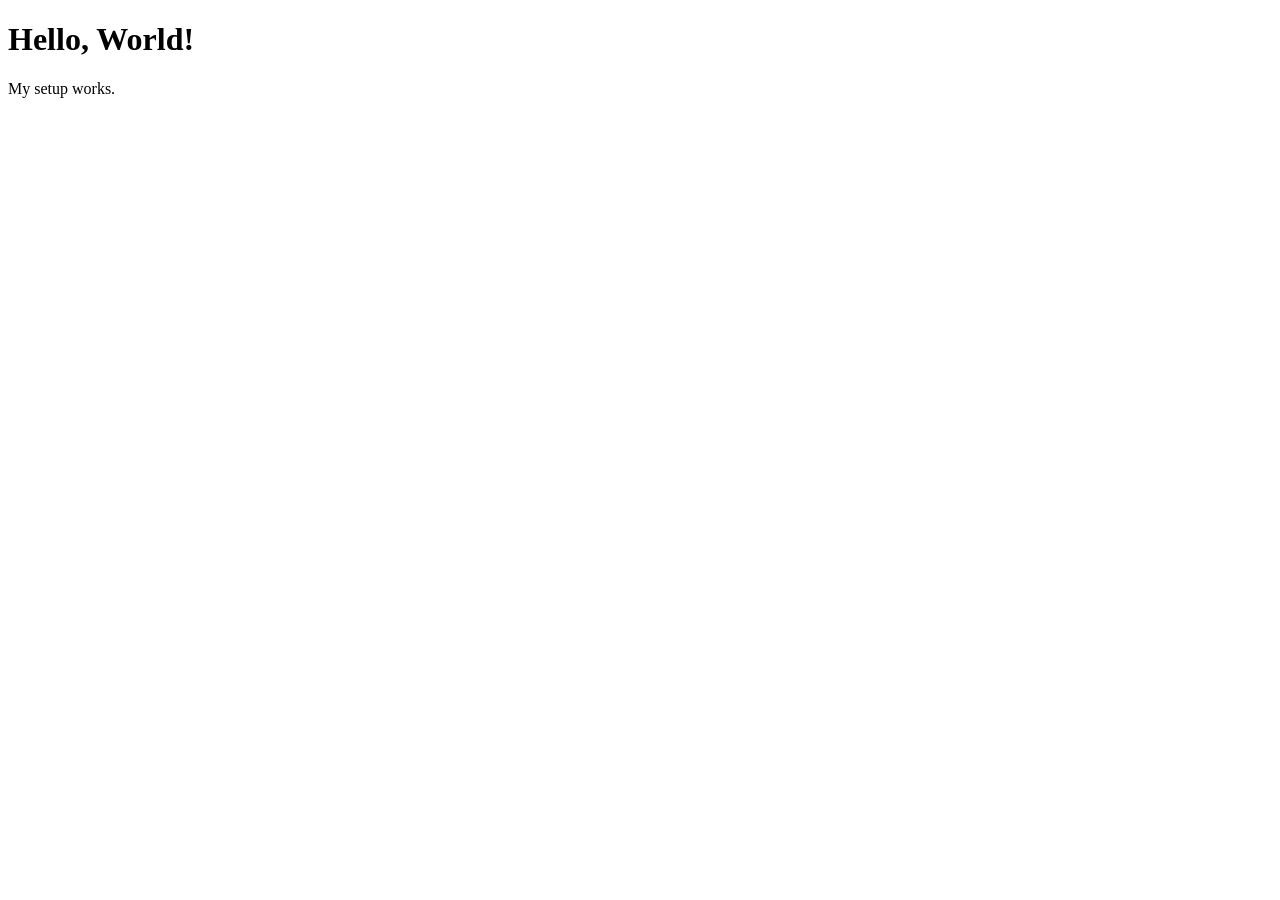
<file: practice/index.html>
<!DOCTYPE html>
<html lang="en">
      <head>
         <meta charset="UTF-8" />
      <title>Setup Test</title>
  </head>
  <body>
      <h1>Hello, World!</h1>
      <p>My setup works.</p>
  </body>
</html>
</file>
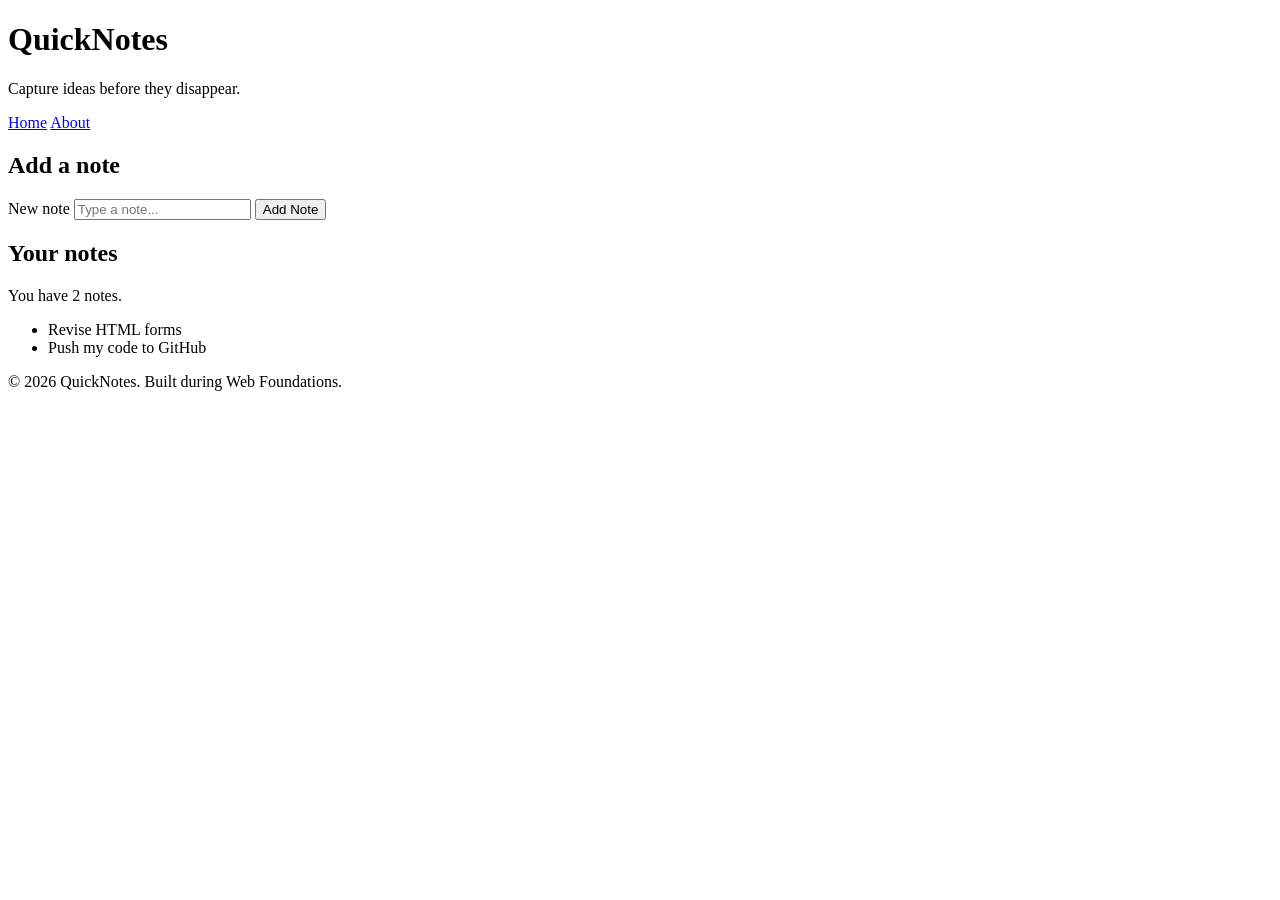
<file: practice/quicknotes-day 1/index.html>
<!DOCTYPE html>
<html lang="en">
  <head>
    <meta charset="UTF-8" />
    <meta name="viewport" content="width=device-width, initial-scale=1.0" />
    <title>QuickNotes</title>
  </head>

  <body>
    <header>
      <h1>QuickNotes</h1>
      <p>Capture ideas before they disappear.</p>

      <nav>
        <a href="index.html">Home</a>
        <a href="about.html">About</a>
      </nav>
    </header>

    <main>
      <section>
        <h2>Add a note</h2>

        <form id="note-form">
          <label for="note-input">New note</label>
          <input
            type="text"
            id="note-input"
            placeholder="Type a note..."
          />
          <button type="submit">Add Note</button>
        </form>
      </section>

      <section>
        <h2>Your notes</h2>

        <p id="note-count">You have 2 notes.</p>

        <ul id="notes-list">
          <li>Revise HTML forms</li>
          <li>Push my code to GitHub</li>
        </ul>
      </section>
    </main>

    <footer>
      <p>&copy; 2026 QuickNotes. Built during Web Foundations.</p>
    </footer>
  </body>
</html>
</file>
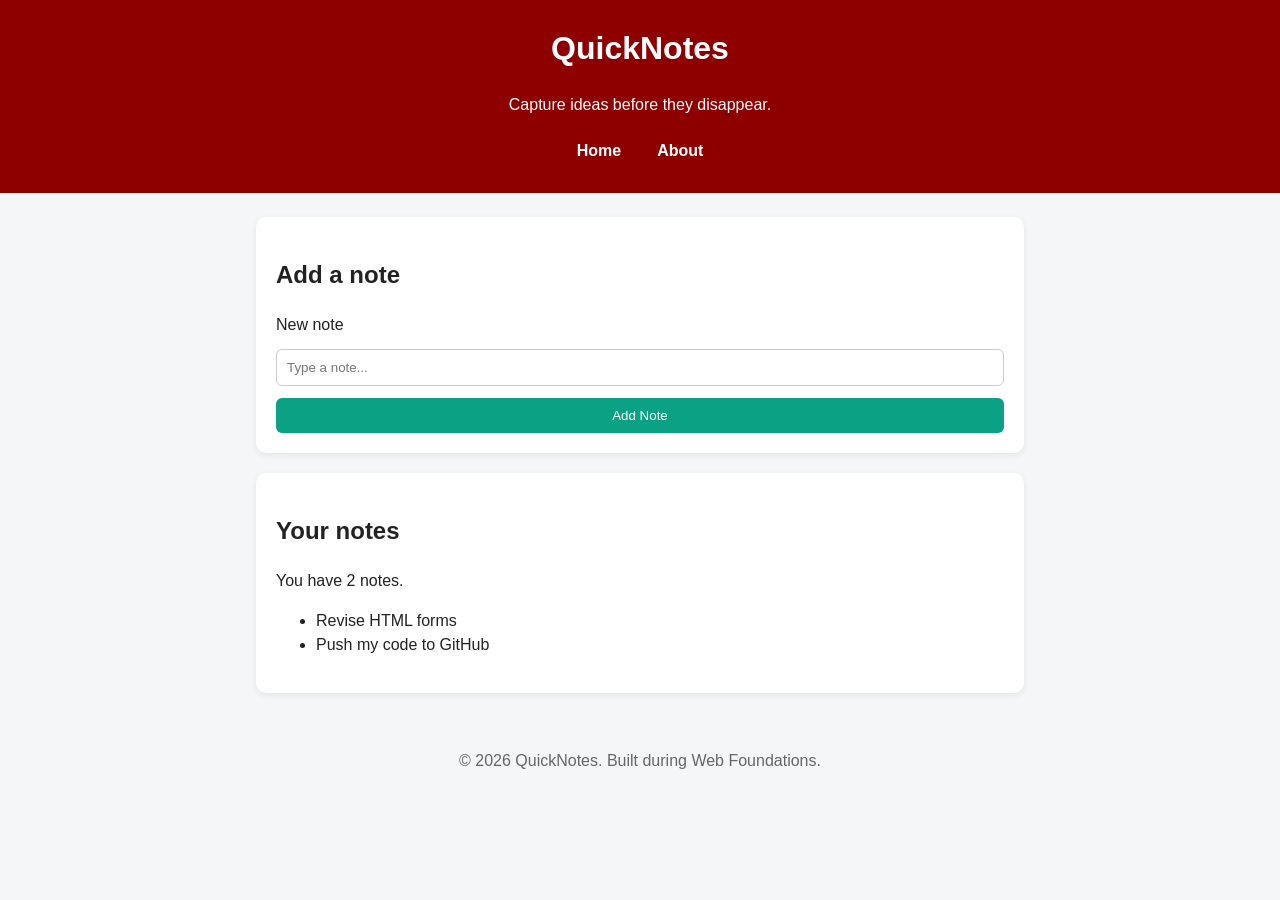
<file: web-foundations-days/day 2/index.html>
<!DOCTYPE html>
<html lang="en">
  <head>
    <meta charset="UTF-8" />
    <meta name="viewport" content="width=device-width, initial-scale=1.0" />
    <link rel="stylesheet" href="style.css">
    <title>QuickNotes</title>
  </head>

  <body>
    <header>
      <h1>QuickNotes</h1>
      <p>Capture ideas before they disappear.</p>

      <nav>
        <a href="index.html">Home</a>
        <a href="about.html">About</a>
      </nav>
    </header>

    <main>
      <section>
        <h2>Add a note</h2>

        <form id="note-form">
          <label for="note-input">New note</label>
          <input
            type="text"
            id="note-input"
            placeholder="Type a note..."
          />
          <button type="submit">Add Note</button>
        </form>
      </section>

      <section>
        <h2>Your notes</h2>

        <p id="note-count">You have 2 notes.</p>

        <ul id="notes-list">
          <li>Revise HTML forms</li>
          <li>Push my code to GitHub</li>
        </ul>
      </section>
    </main>

    <footer>
      <p>&copy; 2026 QuickNotes. Built during Web Foundations.</p>
    </footer>
  </body>
</html>
</file>
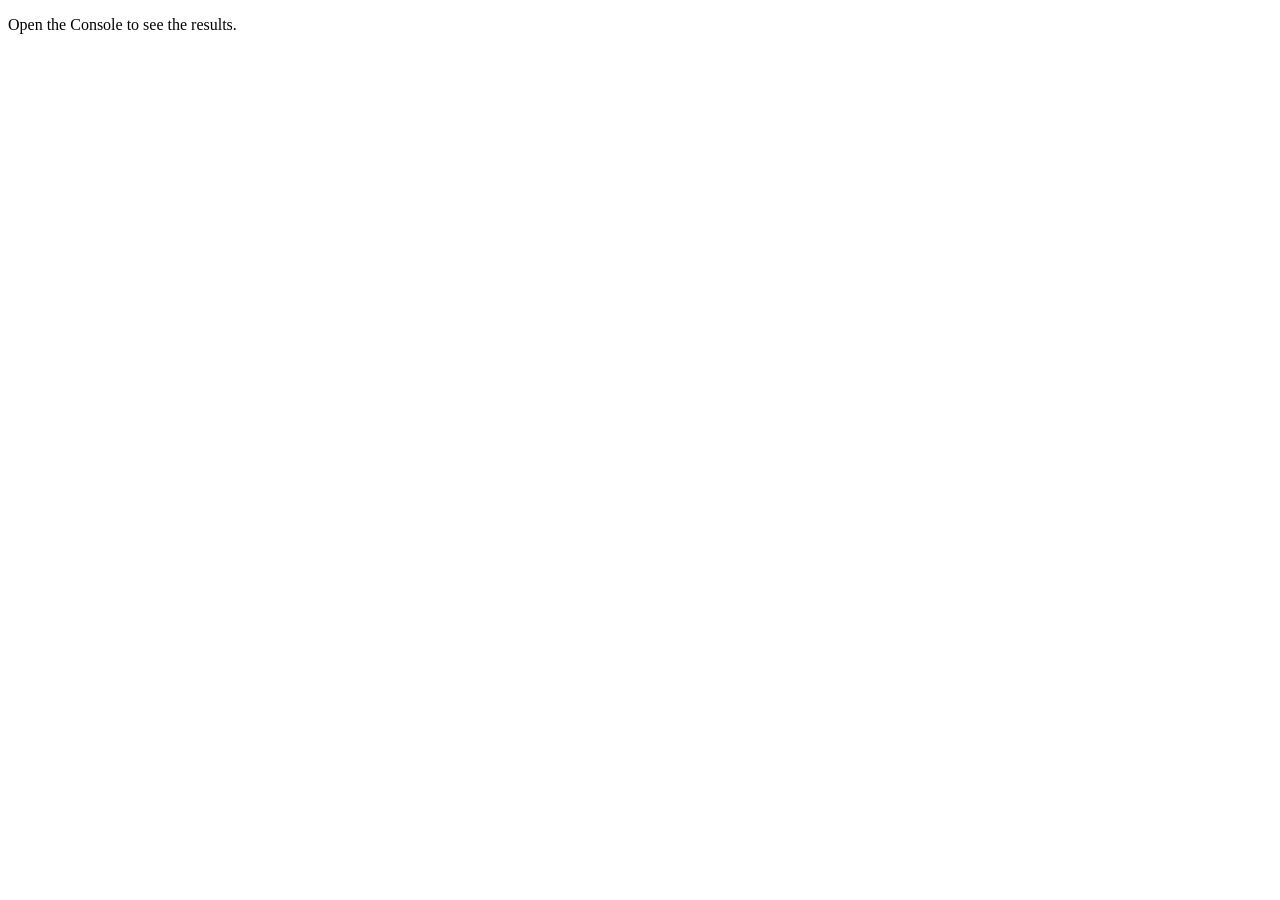
<file: web-foundations-days/day 3/index.html>
<!DOCTYPE html>
<html lang="en">
<head>
  <meta charset="UTF-8">
  <meta name="viewport" content="width=device-width, initial-scale=1.0">
  <title>Notes Toolkit</title>
  <script src="script.js" defer></script>
</head>

<body>
  <p>Open the Console to see the results.</p>
</body>
</html>
</file>
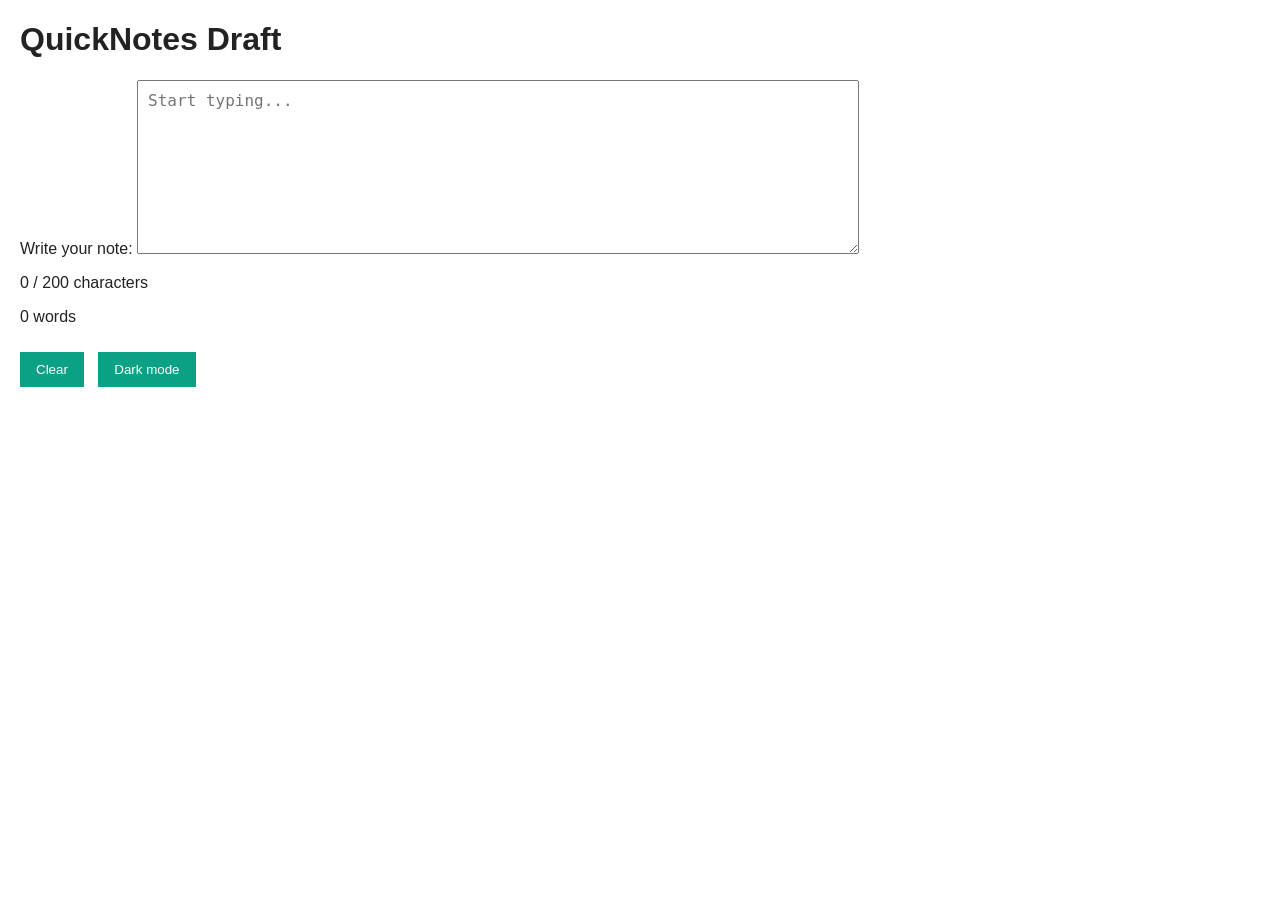
<file: web-foundations-days/day 4/index.html>
<!DOCTYPE html>
<html lang="en">
<head>
  <meta charset="UTF-8">
  <meta name="viewport" content="width=device-width, initial-scale=1.0">
  <title>QuickNotes Draft</title>
  <link rel="stylesheet" href="style.css">
  <script src="script.js" defer></script>
</head>

<body>

  <h1>QuickNotes Draft</h1>

  <label for="note-text">Write your note:</label>

  <textarea
    id="note-text"
    rows="8"
    cols="50"
    maxlength="200"
    placeholder="Start typing..."
  ></textarea>

  <p id="char-count">0 / 200 characters</p>

  <p id="word-count">0 words</p>

  <button id="clear-btn">Clear</button>

  <button id="theme-toggle">Dark mode</button>

</body>
</html>
</file>
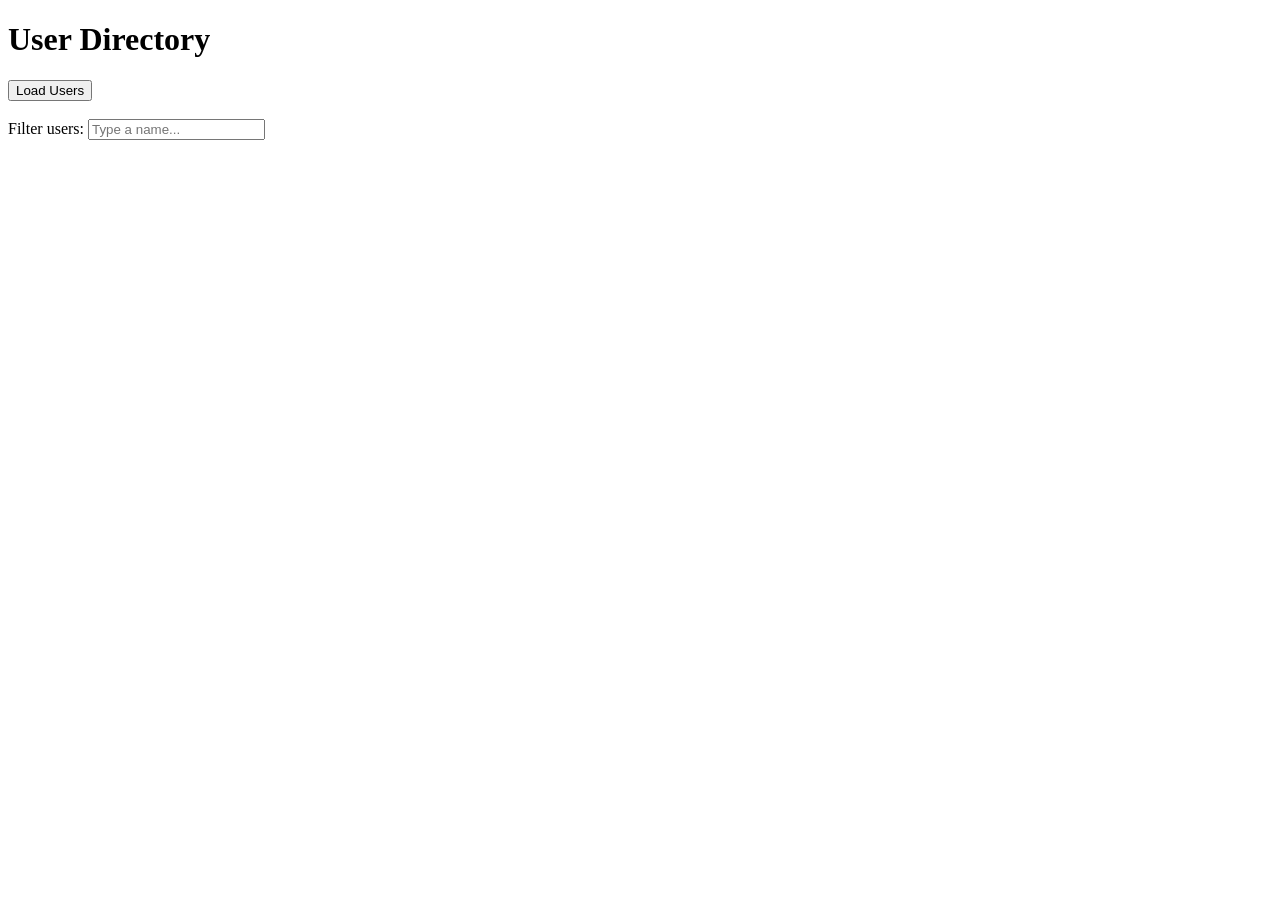
<file: web-foundations-days/day 5/index.html>
<!DOCTYPE html>
<html lang="en">
<head>
    <meta charset="UTF-8">
    <meta name="viewport" content="width=device-width, initial-scale=1.0">
    <title>User Directory</title>
    <script src="users.js" defer></script>
</head>

<body>

<h1>User Directory</h1>

<button id="load-users">Load Users</button>

<br><br>

<label for="filter-input">Filter users:</label>
<input
id="filter-input"
type="text"
placeholder="Type a name...">

<p id="status"></p>

<ul id="users-list"></ul>

</body>
</html>
</file>
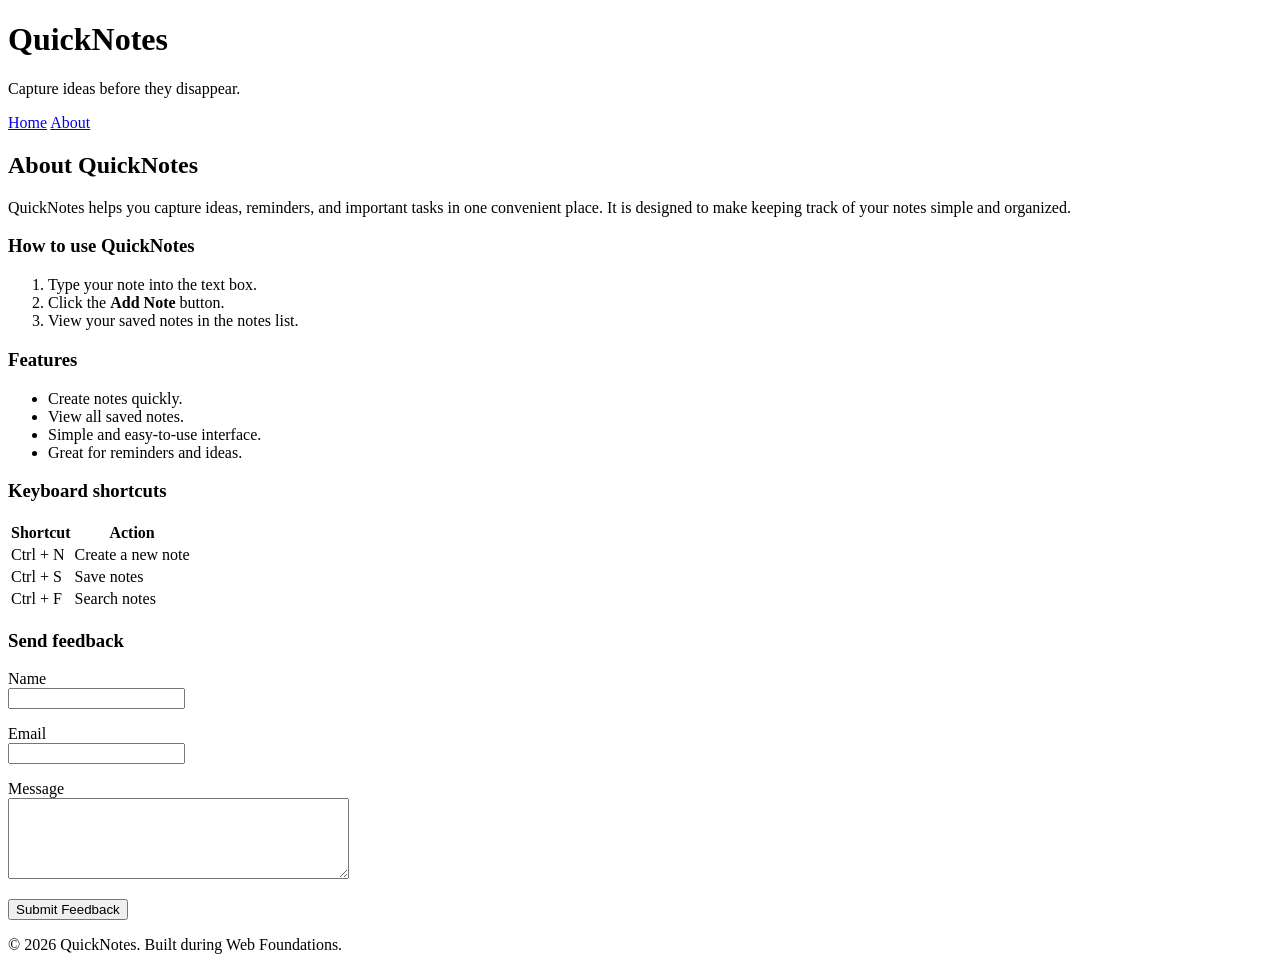
<file: web-foundations-days/day 1/about.html>
<!DOCTYPE html>
<html lang="en">
  <head>
    <meta charset="UTF-8" />
    <meta name="viewport" content="width=device-width, initial-scale=1.0" />
    <title>About QuickNotes</title>
  </head>

  <body>
    <header>
      <h1>QuickNotes</h1>
      <p>Capture ideas before they disappear.</p>

      <nav>
        <a href="index.html">Home</a>
        <a href="about.html">About</a>
      </nav>
    </header>

    <main>
      <h2>About QuickNotes</h2>

      <p>
        QuickNotes helps you capture ideas, reminders, and important tasks in
        one convenient place. It is designed to make keeping track of your notes
        simple and organized.
      </p>

      <section>
        <h3>How to use QuickNotes</h3>

        <ol>
          <li>Type your note into the text box.</li>
          <li>Click the <strong>Add Note</strong> button.</li>
          <li>View your saved notes in the notes list.</li>
        </ol>
      </section>

      <section>
        <h3>Features</h3>

        <ul>
          <li>Create notes quickly.</li>
          <li>View all saved notes.</li>
          <li>Simple and easy-to-use interface.</li>
          <li>Great for reminders and ideas.</li>
        </ul>
      </section>

      <section>
        <h3>Keyboard shortcuts</h3>

        <table>
          <thead>
            <tr>
              <th>Shortcut</th>
              <th>Action</th>
            </tr>
          </thead>

          <tbody>
            <tr>
              <td>Ctrl + N</td>
              <td>Create a new note</td>
            </tr>

            <tr>
              <td>Ctrl + S</td>
              <td>Save notes</td>
            </tr>

            <tr>
              <td>Ctrl + F</td>
              <td>Search notes</td>
            </tr>
          </tbody>
        </table>
      </section>

      <section>
        <h3>Send feedback</h3>

        <form action="#" method="post">
          <p>
            <label for="name">Name</label><br />
            <input type="text" id="name" name="name" required />
          </p>

          <p>
            <label for="email">Email</label><br />
            <input type="email" id="email" name="email" required />
          </p>

          <p>
            <label for="message">Message</label><br />
            <textarea
              id="message"
              name="message"
              rows="5"
              cols="40"
              required
            ></textarea>
          </p>

          <button type="submit">Submit Feedback</button>
        </form>
      </section>
    </main>

    <footer>
      <p>&copy; 2026 QuickNotes. Built during Web Foundations.</p>
    </footer>
  </body>
</html>
</file>
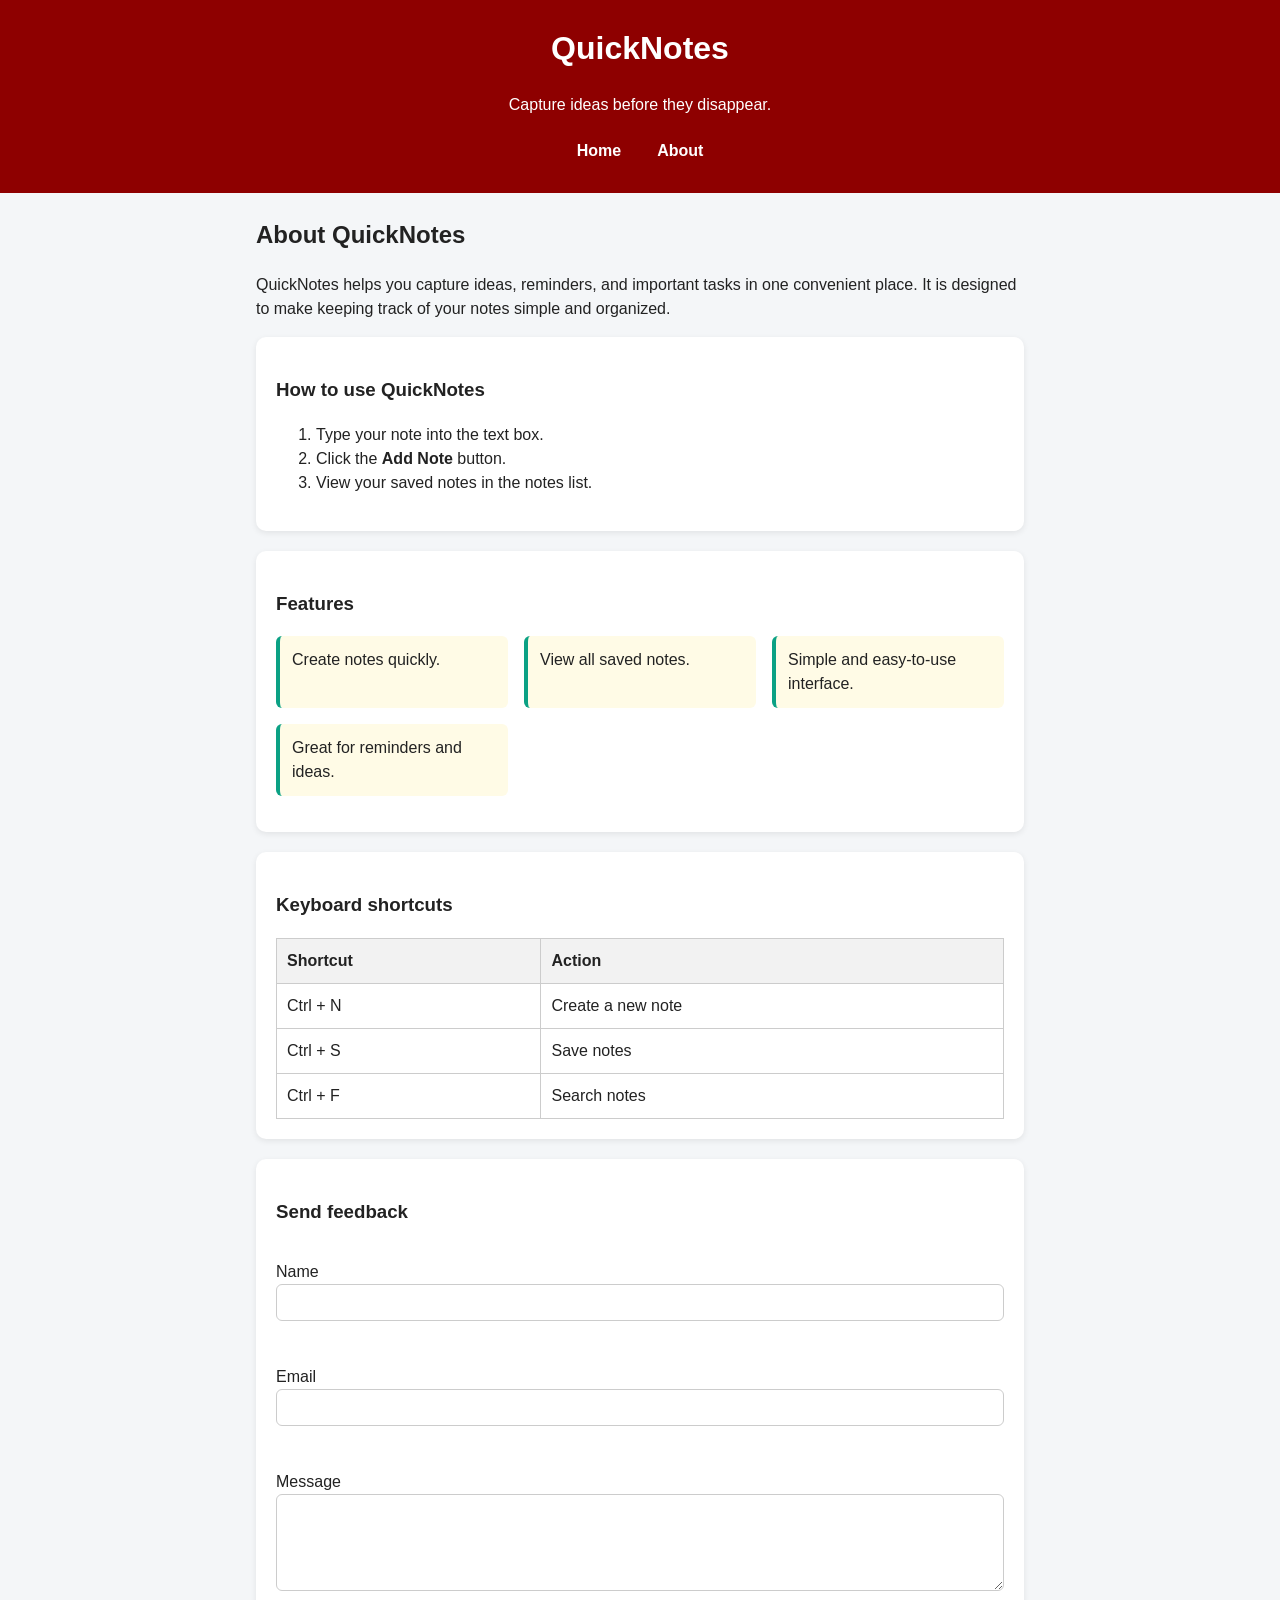
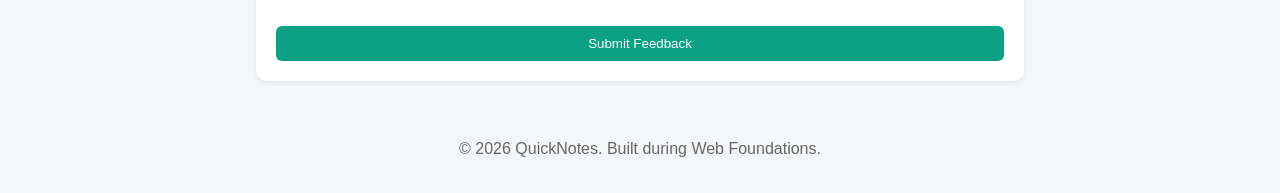
<file: web-foundations-days/day 2/about.html>
<!DOCTYPE html>
<html lang="en">
  <head>
    <meta charset="UTF-8" />
    <meta name="viewport" content="width=device-width, initial-scale=1.0" />
    <link rel="stylesheet" href="style.css">
    <title>About QuickNotes</title>
  </head>

  <body>
    <header>
      <h1>QuickNotes</h1>
      <p>Capture ideas before they disappear.</p>

      <nav>
        <a href="index.html">Home</a>
        <a href="about.html">About</a>
      </nav>
    </header>

    <main>
      <h2>About QuickNotes</h2>

      <p>
        QuickNotes helps you capture ideas, reminders, and important tasks in
        one convenient place. It is designed to make keeping track of your notes
        simple and organized.
      </p>

      <section>
        <h3>How to use QuickNotes</h3>

        <ol>
          <li>Type your note into the text box.</li>
          <li>Click the <strong>Add Note</strong> button.</li>
          <li>View your saved notes in the notes list.</li>
        </ol>
      </section>

      <section>
        <h3>Features</h3>

        <ul class="features">
          <li>Create notes quickly.</li>
          <li>View all saved notes.</li>
          <li>Simple and easy-to-use interface.</li>
          <li>Great for reminders and ideas.</li>
        </ul>
      </section>

      <section>
        <h3>Keyboard shortcuts</h3>

        <table>
          <thead>
            <tr>
              <th>Shortcut</th>
              <th>Action</th>
            </tr>
          </thead>

          <tbody>
            <tr>
              <td>Ctrl + N</td>
              <td>Create a new note</td>
            </tr>

            <tr>
              <td>Ctrl + S</td>
              <td>Save notes</td>
            </tr>

            <tr>
              <td>Ctrl + F</td>
              <td>Search notes</td>
            </tr>
          </tbody>
        </table>
      </section>

      <section>
        <h3>Send feedback</h3>

        <form action="#" method="post">
          <p>
            <label for="name">Name</label><br />
            <input type="text" id="name" name="name" required />
          </p>

          <p>
            <label for="email">Email</label><br />
            <input type="email" id="email" name="email" required />
          </p>

          <p>
            <label for="message">Message</label><br />
            <textarea
              id="message"
              name="message"
              rows="5"
              cols="40"
              required
            ></textarea>
          </p>

          <button type="submit">Submit Feedback</button>
        </form>
      </section>
    </main>

    <footer>
      <p>&copy; 2026 QuickNotes. Built during Web Foundations.</p>
    </footer>
  </body>
</html>
</file>
<file: web-foundations-days/day 2/style.css>
/* Reset */
*,
*::before,
*::after {
  box-sizing: border-box;
}

body {
  margin: 0;
  font-family: "Segoe UI", Arial, sans-serif;
  background-color: #f4f6f8;
  color: #222;
  line-height: 1.5;
}

/* Header */

header {
  background-color: #8e0000;
  color: white;
  text-align: center;
  padding: 24px;
}

header h1 {
  margin-top: 0;
}

/* Navigation */

nav {
  display: flex;
  justify-content: center;
  gap: 16px;
  margin-top: 16px;
}

nav a {
  color: white;
  text-decoration: none;
  font-weight: bold;
  padding: 6px 10px;
  border-radius: 4px;
}

nav a:hover {
  background-color: rgba(255,255,255,0.2);
}

/* Main */

main {
  max-width: 800px;
  margin: 24px auto;
  padding: 0 16px;
}

section {
  background: white;
  padding: 20px;
  margin-bottom: 20px;
  border-radius: 10px;
  box-shadow: 0 2px 6px rgba(0,0,0,.08);
}

/* Features Grid */

.features {
  list-style: none;
  padding: 0;

  display: grid;
  grid-template-columns: repeat(auto-fit, minmax(180px,1fr));
  gap: 16px;
}

.features li {
  background: #fffbe6;
  border-left: 4px solid #0ba184;
  padding: 12px;
  border-radius: 6px;
}

/* Table */

table {
  width: 100%;
  border-collapse: collapse;
}

th,
td {
  border: 1px solid #ccc;
  padding: 10px;
  text-align: left;
}

th {
  background-color: #f2f2f2;
}

/* Feedback Form */

form {
  display: flex;
  flex-direction: column;
  gap: 12px;
}

input,
textarea {
  width: 100%;
  padding: 10px;
  border: 1px solid #ccc;
  border-radius: 6px;
}

button {
  background-color: #0ba184;
  color: white;
  border: none;
  padding: 10px 18px;
  border-radius: 6px;
  cursor: pointer;

  transition: background-color .3s ease;
}

button:hover {
  background-color: #088a70;
}

/* Footer */

footer {
  text-align: center;
  padding: 16px;
  color: #666;
}

/* Mobile */

@media (max-width: 600px) {

  nav {
    flex-direction: column;
    align-items: center;
  }

  main {
    padding: 12px;
  }

  .features {
    grid-template-columns: 1fr;
  }
}
</file>
<file: web-foundations-days/day 4/style.css>
:root {
  --bg: #ffffff;
  --text: #222;
  --button: #0ba184;
  --button-text: white;
}

body {
  background: var(--bg);
  color: var(--text);
  font-family: Arial, sans-serif;
  margin: 20px;
}

body.dark {
  --bg: #1f1f1f;
  --text: #f4f4f4;
  --button: #444;
  --button-text: white;
}

textarea {
  width: 100%;
  max-width: 700px;
  padding: 10px;
  font-size: 16px;
}

button {
  margin-top: 10px;
  margin-right: 10px;
  padding: 10px 16px;
  background: var(--button);
  color: var(--button-text);
  border: none;
  cursor: pointer;
}

.warning {
  color: orange;
}

.over {
  color: red;
  font-weight: bold;
}
</file>
